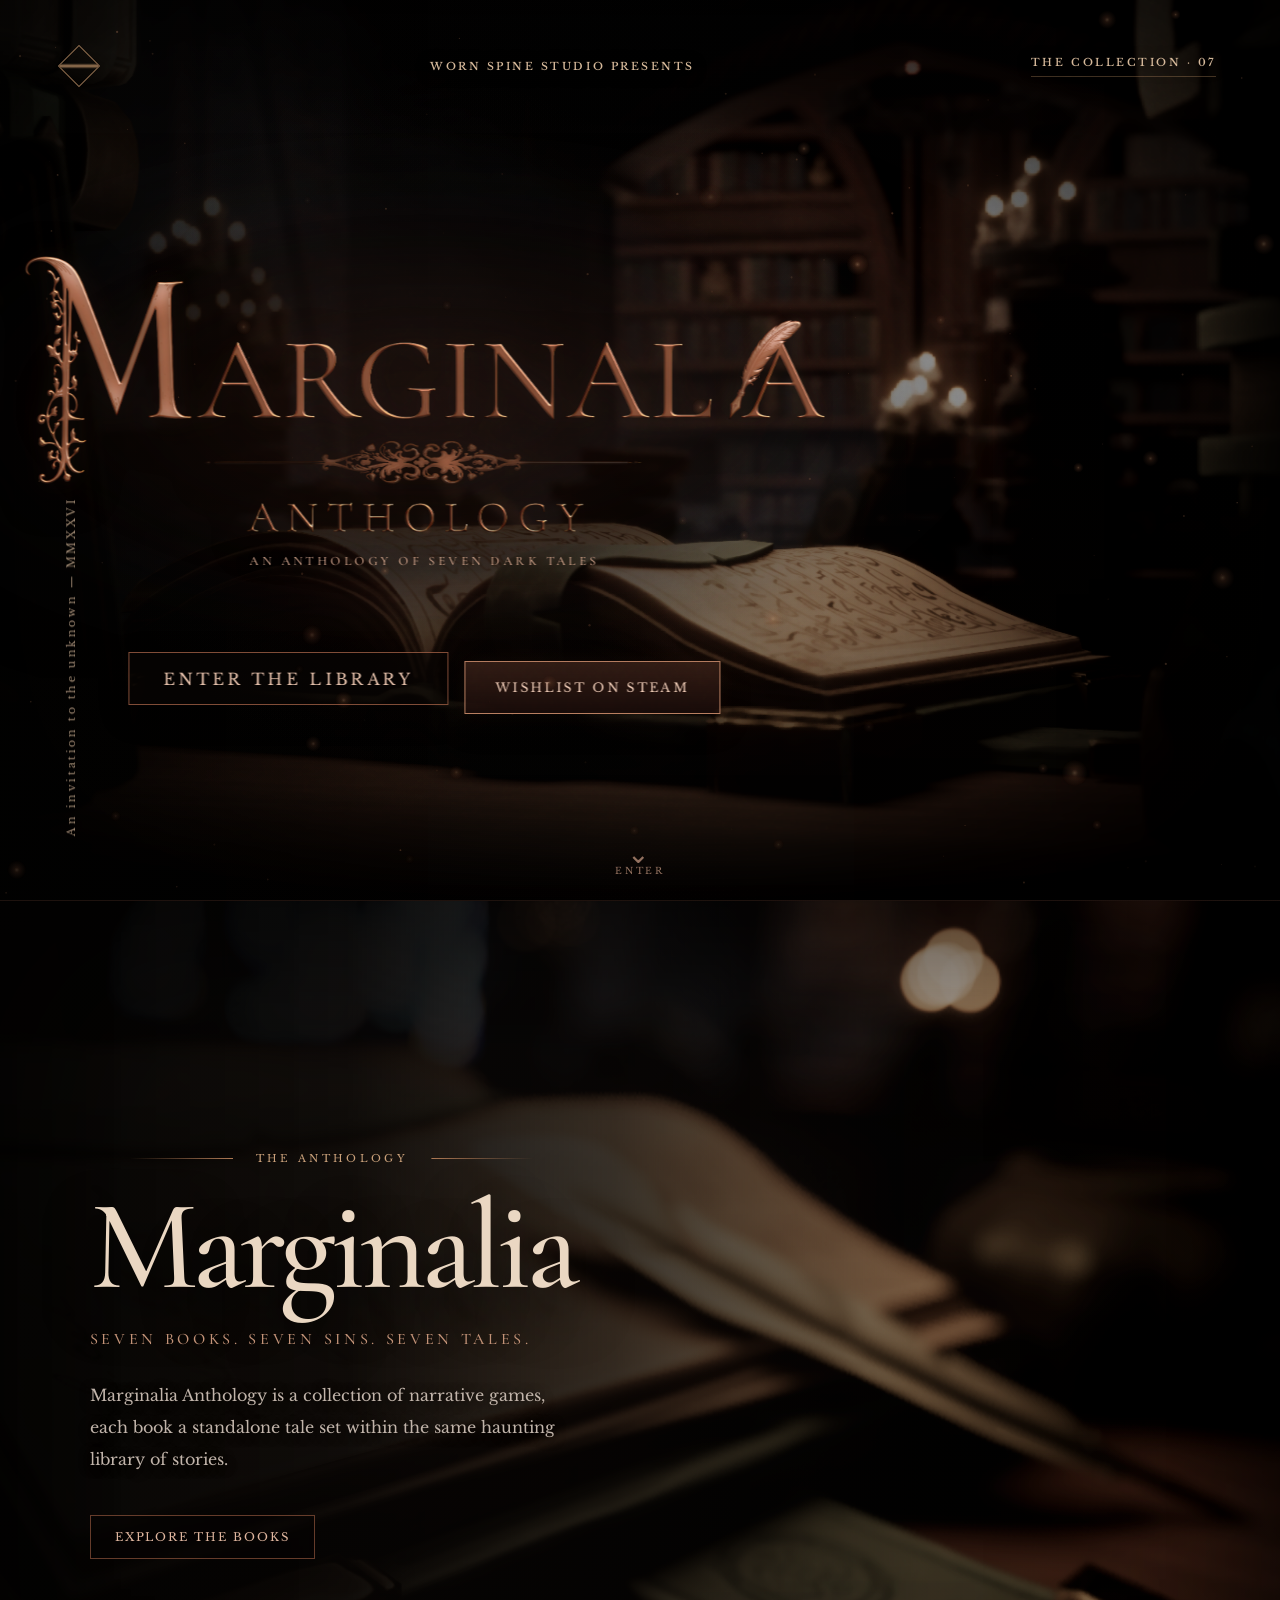
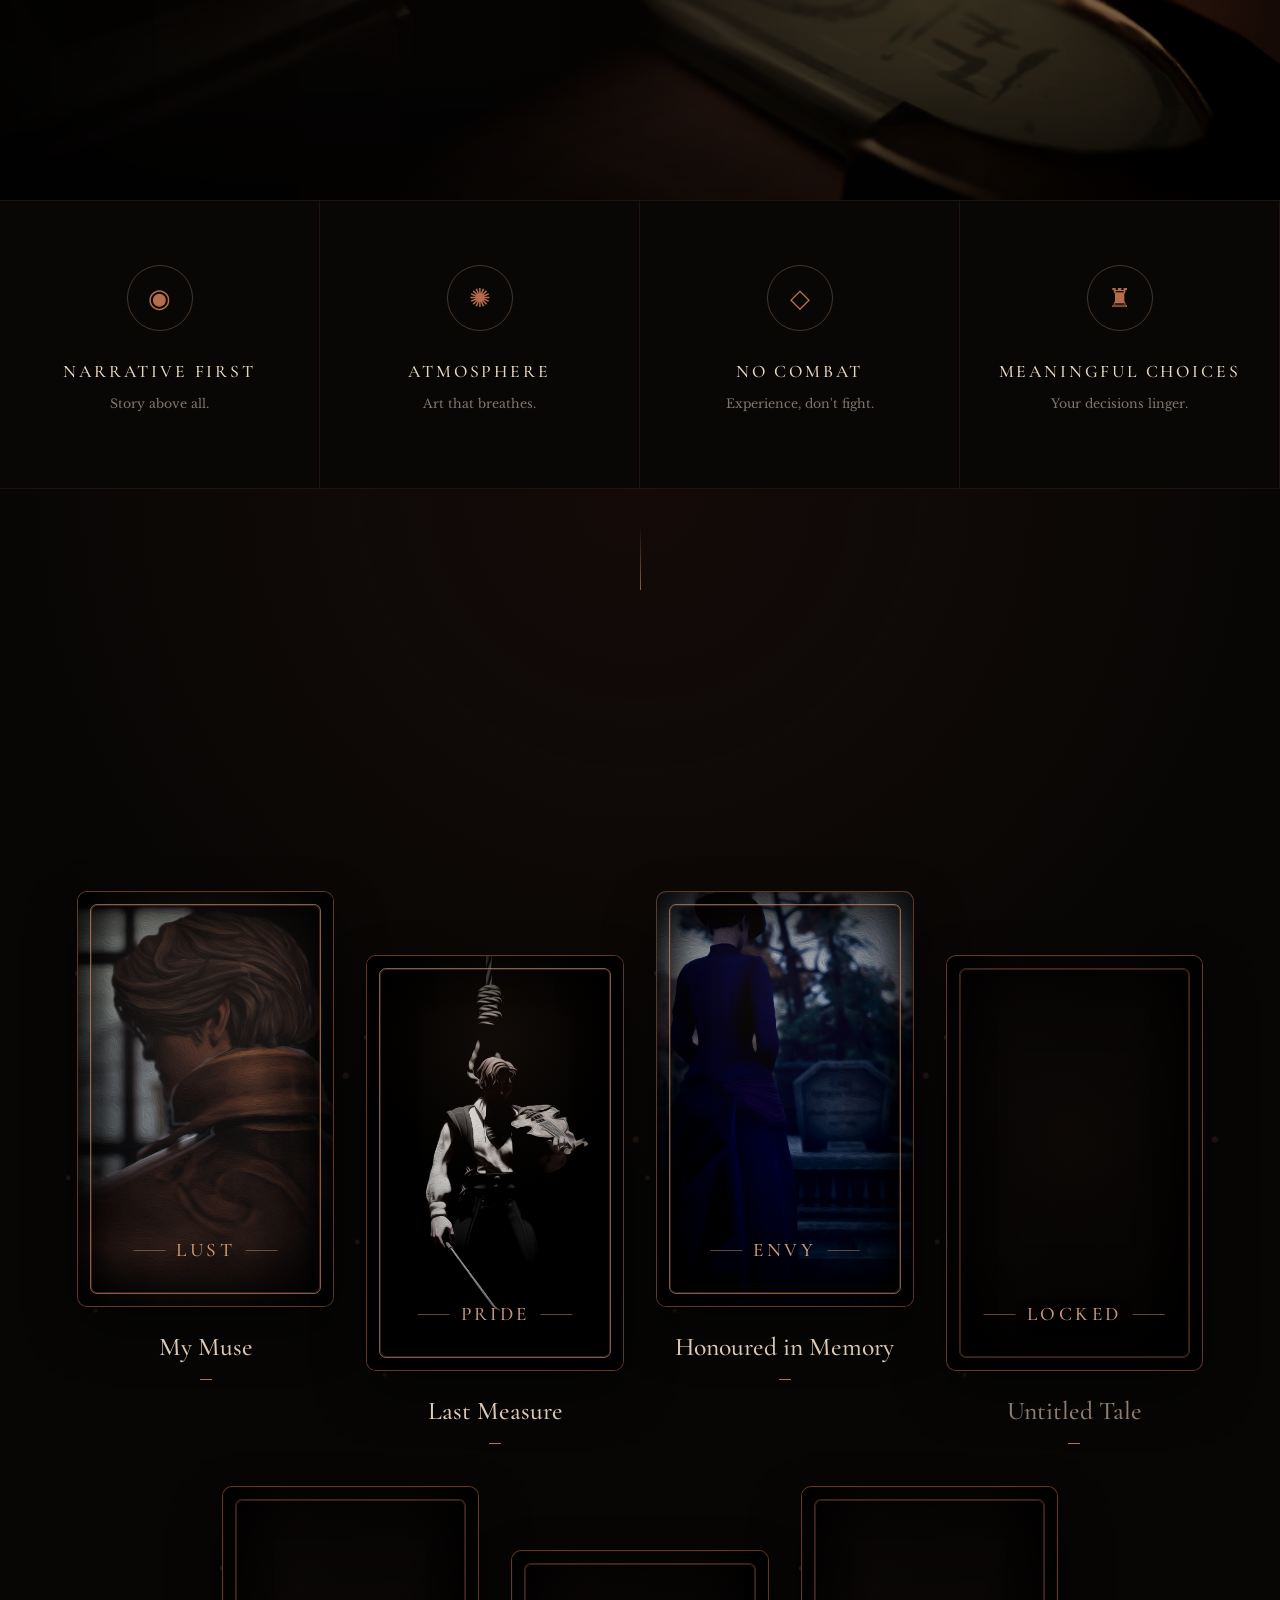
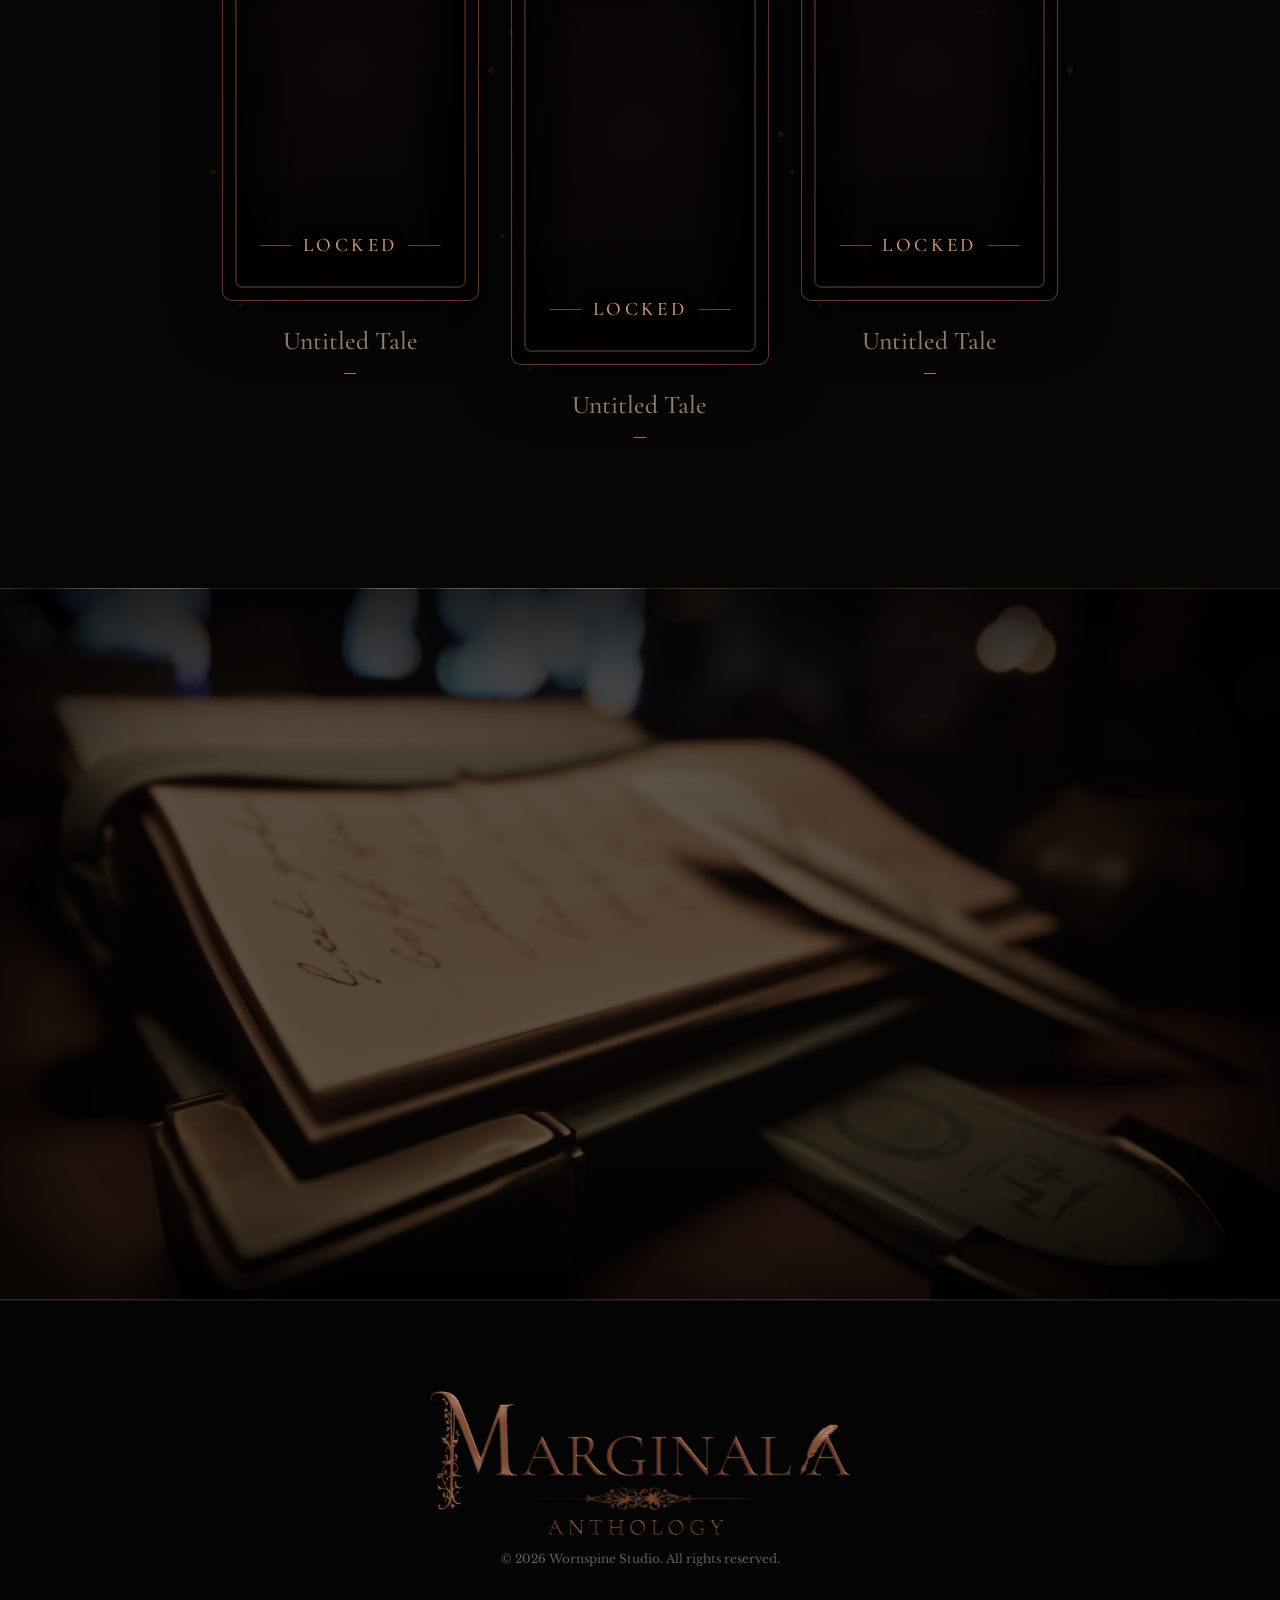
<file: index.html>
<!doctype html>
<html lang="en">
<head>
  <meta charset="utf-8">
  <meta name="viewport" content="width=device-width, initial-scale=1">
  <title>Marginalia Anthology</title>
  <meta name="description" content="Seven books. Seven sins. Seven tales. Enter the library of Marginalia Anthology.">
  <meta property="og:title" content="Marginalia Anthology">
  <meta property="og:description" content="Seven books. Seven sins. Seven tales.">
  <meta property="og:image" content="assets/hero-final.png">
  <link rel="icon" type="image/png" sizes="512x512" href="assets/favicon.png">
  <link rel="shortcut icon" type="image/png" href="assets/favicon.png">
  <link rel="apple-touch-icon" href="assets/favicon.png">
  <link rel="stylesheet" href="style.css">
  <link rel="stylesheet" href="gothic-card.css?v=20260805-5">
  <link rel="stylesheet" href="wishlist.css?v=20260807-1">
  <link rel="stylesheet" href="locked-cards.css?v=20260904-1">
  <link rel="stylesheet" href="cinematic-home.css?v=1">
</head>
<body>
  <canvas id="dust" aria-hidden="true"></canvas>
  <div class="grain" aria-hidden="true"></div>

  <main>
    <section class="entrance" id="home" aria-label="Marginalia Anthology entrance">
      <div class="entrance-bg" aria-hidden="true"></div>
      <div class="entrance-topline"><span>Worn Spine Studio presents</span><a href="#books" id="topExplore">The collection · 07</a></div>
      <span class="entrance-index" aria-hidden="true">An invitation to the unknown — MMXXVI</span>
      <div class="entrance-grade" aria-hidden="true"></div>
      <div class="entrance-vignette" aria-hidden="true"></div>

      <div class="entrance-content-shell">
        <div class="entrance-content">
          <div class="logo-mist">
            <img src="assets/marginalia-logo.png" alt="Marginalia Anthology" class="hero-logo">
            <p>An anthology of seven dark tales</p>
          </div>

          <div class="hero-actions">
            <button class="enter-button" id="enterLibrary" type="button">
              <span>Enter the Library</span>
            </button>
            <a class="wishlist-button" href="https://store.steampowered.com/app/4559530/Marginalia/" target="_blank" rel="noopener noreferrer" aria-label="Wishlist Marginalia on Steam">
              <span>Wishlist on Steam</span>
            </a>
          </div>
        </div>
      </div>

      <button class="scroll-cue" id="scrollCue" type="button" aria-label="Enter the library">
        <span>⌄</span>
        <small>Enter</small>
      </button>
    </section>

    <section class="marginalia split-section" id="marginalia">
      <div class="copy reveal">
        <p class="eyebrow chapter-rule">The anthology</p>
        <h1>Marginalia</h1>
        <p class="subhead">Seven books. Seven sins. Seven tales.</p>
        <p>Marginalia Anthology is a collection of narrative games, each book a standalone tale set within the same haunting library of stories.</p>
        <a class="outline-btn" href="#books">Explore the books</a>
      </div>

      <div class="art reveal">
        <img src="assets/marginalia.jpg" alt="A dark Marginalia book on a desk">
      </div>
    </section>

    <section class="values">
      <article><span>◉</span><h2>Narrative First</h2><p>Story above all.</p></article>
      <article><span>✺</span><h2>Atmosphere</h2><p>Art that breathes.</p></article>
      <article><span>◇</span><h2>No Combat</h2><p>Experience, don't fight.</p></article>
      <article><span>♜</span><h2>Meaningful Choices</h2><p>Your decisions linger.</p></article>
    </section>

    <section class="books" id="books">
      <div class="section-title reveal">
        <p class="eyebrow chapter-rule">The collection</p>
        <h2>Choose a tale</h2>
      </div>

      <div class="book-grid">
        <a class="book-card tale-card lust-card" href="lust.html" aria-label="Open My Muse">
          <div class="card-particles" aria-hidden="true"></div>
          <div class="cover cover-lust">
            <div class="cover-art" aria-hidden="true"></div>
            <div class="card-vignette" aria-hidden="true"></div>
            <span class="sin-label">LUST</span>
          </div>
          <h3>My Muse</h3>
        </a>

        <a class="book-card tale-card pride-card" href="pride.html" aria-label="Open Last Measure">
          <div class="card-particles" aria-hidden="true"></div>
          <div class="cover cover-pride">
            <div class="cover-art" aria-hidden="true"></div>
            <div class="card-vignette" aria-hidden="true"></div>
            <span class="sin-label">PRIDE</span>
          </div>
          <h3>Last Measure</h3>
        </a>

        <a class="book-card tale-card envy-card" href="envy.html" aria-label="Open Honoured in Memory">
          <div class="card-particles" aria-hidden="true"></div>
          <div class="cover cover-envy">
            <div class="cover-art" aria-hidden="true"></div>
            <div class="card-vignette" aria-hidden="true"></div>
            <span class="sin-label">ENVY</span>
          </div>
          <h3>Honoured in Memory</h3>
        </a>

        <div class="book-card tale-card locked-card" aria-label="Locked tale">
          <div class="card-particles" aria-hidden="true"></div>
          <div class="cover">
            <div class="card-vignette" aria-hidden="true"></div>
            <span class="lock-mark" aria-hidden="true"></span>
            <span class="sin-label">LOCKED</span>
          </div>
          <h3>Untitled Tale</h3>
        </div>

        <div class="book-card tale-card locked-card" aria-label="Locked tale">
          <div class="card-particles" aria-hidden="true"></div>
          <div class="cover">
            <div class="card-vignette" aria-hidden="true"></div>
            <span class="lock-mark" aria-hidden="true"></span>
            <span class="sin-label">LOCKED</span>
          </div>
          <h3>Untitled Tale</h3>
        </div>

        <div class="book-card tale-card locked-card" aria-label="Locked tale">
          <div class="card-particles" aria-hidden="true"></div>
          <div class="cover">
            <div class="card-vignette" aria-hidden="true"></div>
            <span class="lock-mark" aria-hidden="true"></span>
            <span class="sin-label">LOCKED</span>
          </div>
          <h3>Untitled Tale</h3>
        </div>

        <div class="book-card tale-card locked-card" aria-label="Locked tale">
          <div class="card-particles" aria-hidden="true"></div>
          <div class="cover">
            <div class="card-vignette" aria-hidden="true"></div>
            <span class="lock-mark" aria-hidden="true"></span>
            <span class="sin-label">LOCKED</span>
          </div>
          <h3>Untitled Tale</h3>
        </div>
      </div>
    </section>
    <section class="editorial-interlude" aria-label="Discover Marginalia">
      <div class="interlude-content reveal">
        <div class="ornament" aria-hidden="true">✥</div>
        <p class="eyebrow">Beyond the last page</p>
        <h2>Some stories are not meant to be read.<br>They are meant to be lived.</h2>
        <p>Seven doors. Seven human frailties. One library where every choice leaves its mark.</p>
        <a href="https://store.steampowered.com/app/4559530/Marginalia/" target="_blank" rel="noopener noreferrer">Discover Marginalia on Steam</a>
      </div>
    </section>
  </main>

  <footer>
    <img src="assets/marginalia-logo.png" alt="Marginalia Anthology" class="footer-logo">
    <p>© 2026 Wornspine Studio. All rights reserved.</p>
  </footer>

  <script src="script.js"></script>
  <script src="cinematic-home.js"></script>
</body>
</html>
</file>
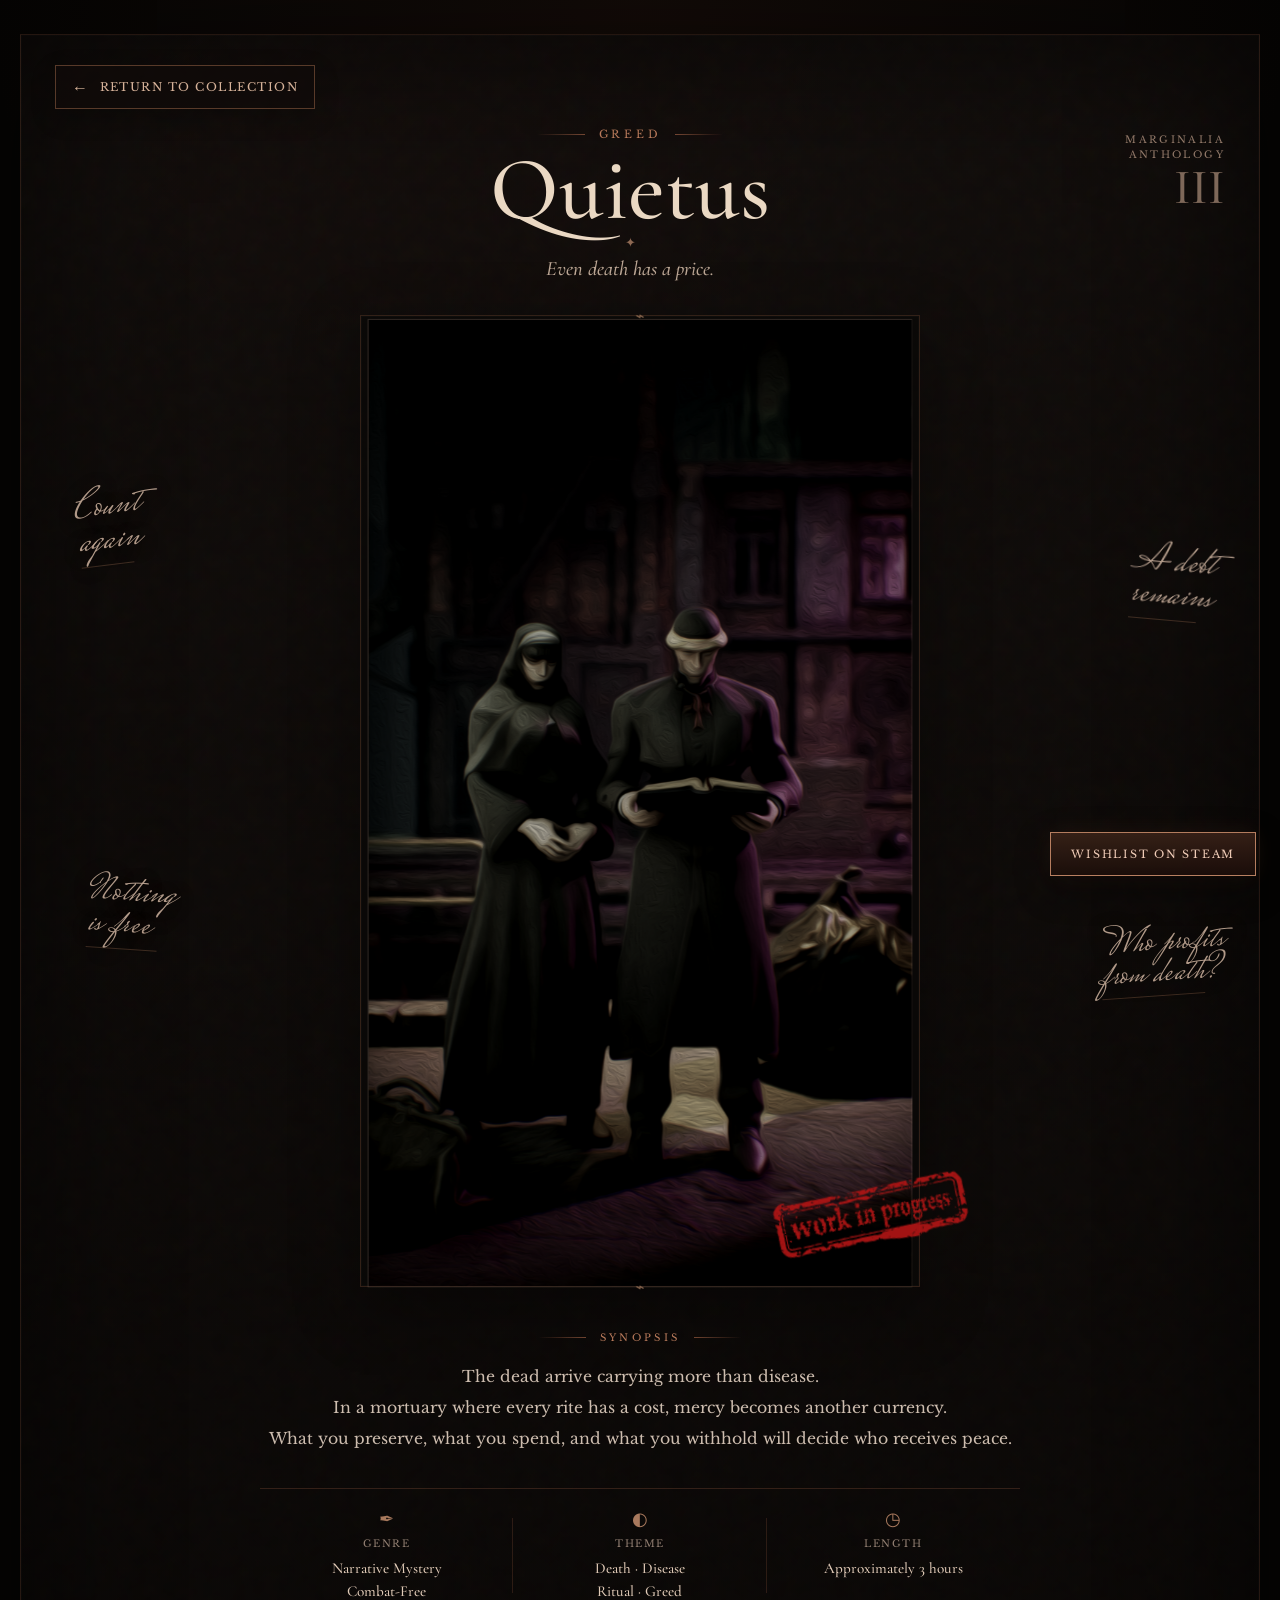
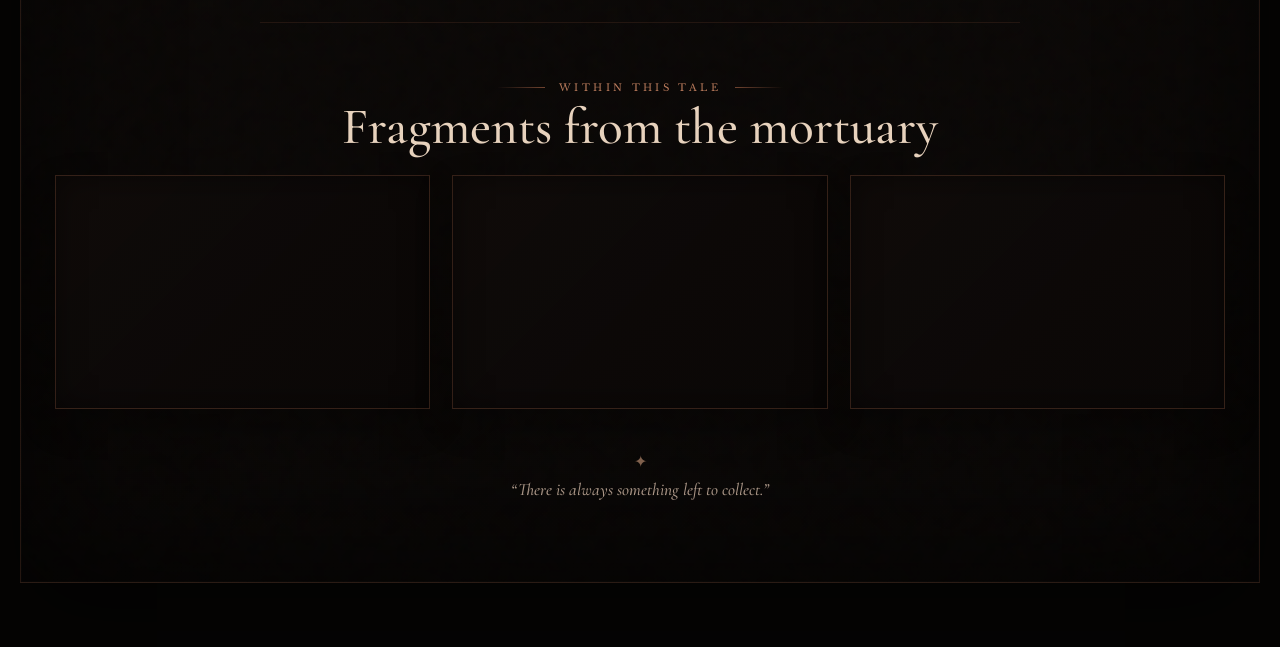
<file: greed.html>
<!doctype html>
<html lang="en">
<head>
  <meta charset="utf-8">
  <meta name="viewport" content="width=device-width, initial-scale=1">
  <title>Quietus — Marginalia Anthology</title>
  <meta name="description" content="Enter Quietus, the tale of Greed from Marginalia Anthology.">
  <link rel="icon" type="image/png" sizes="512x512" href="assets/favicon.png">
  <link rel="shortcut icon" type="image/png" href="assets/favicon.png">
  <link rel="apple-touch-icon" href="assets/favicon.png">
  <link rel="preconnect" href="https://fonts.googleapis.com">
  <link rel="preconnect" href="https://fonts.gstatic.com" crossorigin>
  <link href="https://fonts.googleapis.com/css2?family=Mrs+Saint+Delafield&display=swap" rel="stylesheet">
  <link rel="stylesheet" href="tale-page.css?v=20260806-1">
  <link rel="stylesheet" href="pride-facts.css?v=20260806-3">
  <link rel="stylesheet" href="tale-variants.css?v=20260807-1">
  <link rel="stylesheet" href="wishlist.css?v=20260807-2">
  <link rel="stylesheet" href="tale-interaction.css?v=20260809-1">
</head>
<body class="tale-body greed-body">
  <main class="tale-page"><div class="paper-shell">
    <a class="return-button" href="index.html#books"><span aria-hidden="true">←</span> Return to Collection</a>
    <header class="folio-header"><div class="title-block"><p class="ornament-label"><span></span> Greed <span></span></p><h1>Quietus</h1><div class="title-flourish" aria-hidden="true">✦</div><p class="title-tagline">Even death has a price.</p></div><div class="folio-side folio-right" aria-hidden="true"><span class="folio-small">Marginalia<br>Anthology</span><span class="folio-monogram">III</span></div></header>
    <section class="illustration-layout" aria-label="Quietus illustration and marginal notes">
      <aside class="margin-column margin-left" aria-label="Left marginal notes"><p class="margin-note note-one">Count<br>again</p><p class="margin-note note-two">Nothing<br>is free</p></aside>
      <figure class="tale-plate"><div class="plate-ornament plate-ornament-top" aria-hidden="true">⌁</div><div class="plate-image" role="img" aria-label="Quietus artwork"></div><img class="wip-stamp" src="assets/WIP.png" alt="Work in progress"><div class="plate-ornament plate-ornament-bottom" aria-hidden="true">⌁</div></figure>
      <aside class="margin-column margin-right" aria-label="Right marginal notes"><p class="margin-note note-three">A debt<br>remains</p><p class="margin-note note-four">Who profits<br>from death?</p></aside>
    </section>
    <section class="synopsis-section"><p class="ornament-label section-label"><span></span> Synopsis <span></span></p><p class="synopsis-copy">The dead arrive carrying more than disease.<br>In a mortuary where every rite has a cost, mercy becomes another currency.<br>What you preserve, what you spend, and what you withhold will decide who receives peace.</p></section>
    <section class="tale-facts" aria-label="Tale details"><article><span class="fact-icon">✒</span><small>Genre</small><strong>Narrative Mystery<br>Combat-Free</strong></article><article><span class="fact-icon">◐</span><small>Theme</small><strong>Death · Disease<br>Ritual · Greed</strong></article><article><span class="fact-icon">◷</span><small>Length</small><strong>Approximately 3 hours</strong></article></section>
    <section class="gallery-section" aria-labelledby="gallery-title"><div class="gallery-heading"><p class="ornament-label section-label"><span></span> Within this tale <span></span></p><h2 id="gallery-title">Fragments from the mortuary</h2></div><div class="gallery-grid"><article class="gallery-item"><div class="gallery-placeholder" aria-hidden="true"></div></article><article class="gallery-item"><div class="gallery-placeholder" aria-hidden="true"></div></article><article class="gallery-item"><div class="gallery-placeholder" aria-hidden="true"></div></article></div></section>
    <footer class="folio-quote"><div class="quote-flourish" aria-hidden="true">✦</div><blockquote>“There is always something left to collect.”</blockquote></footer>
  </div></main>
  <a class="wishlist-button tale-wishlist" href="https://store.steampowered.com/app/4559530/Marginalia/" target="_blank" rel="noopener noreferrer" aria-label="Wishlist Marginalia on Steam">Wishlist on Steam</a>
  <script src="tale-interaction.js?v=20260809-1"></script>
</body>
</html>
</file>
<file: style.css>
@import url('https://fonts.googleapis.com/css2?family=Cormorant+Garamond:wght@400;500;600&family=Libre+Baskerville:wght@400;700&display=swap');

:root {
  --ink: #080706;
  --paper: #e8d8c3;
  --muted: #b7a18d;
  --bronze: #b56c4d;
  --bronze-bright: #df9b77;
  --bronze-dark: #54291f;
}

* { box-sizing: border-box; }
html { scroll-behavior: smooth; background: var(--ink); }
body { margin: 0; overflow-x: hidden; background: var(--ink); color: var(--paper); font-family: 'Libre Baskerville', serif; }
button, a { font: inherit; }

#dust { position: fixed; inset: 0; z-index: 8; width: 100%; height: 100%; pointer-events: none; opacity: .88; }
.grain { position: fixed; inset: 0; z-index: 9; pointer-events: none; opacity: .05; mix-blend-mode: soft-light; background-image: url("data:image/svg+xml,%3Csvg viewBox='0 0 180 180' xmlns='http://www.w3.org/2000/svg'%3E%3Cfilter id='n'%3E%3CfeTurbulence type='fractalNoise' baseFrequency='.85' numOctaves='4' stitchTiles='stitch'/%3E%3C/filter%3E%3Crect width='100%25' height='100%25' filter='url(%23n)' opacity='.75'/%3E%3C/svg%3E"); }

.entrance { position: relative; isolation: isolate; display: grid; min-height: 100svh; place-items: center; overflow: hidden; --bg-x: 0px; --bg-y: 0px; --content-x: 0px; --content-y: 0px; --hero-scale: 1.085; }
.entrance-bg { position: absolute; inset: -6%; z-index: -4; background: url('assets/hero-final.png') center / cover no-repeat; transform: translate3d(var(--bg-x), var(--bg-y), 0) scale(var(--hero-scale)); will-change: transform; transition: transform .95s cubic-bezier(.18,.78,.2,1); }
.entrance-grade { position: absolute; inset: 0; z-index: -3; background: radial-gradient(circle at 33% 47%, rgba(128,55,35,.08), transparent 36%), linear-gradient(180deg, rgba(3,2,2,.48) 0%, rgba(5,3,3,.06) 40%, rgba(5,3,2,.56) 100%), linear-gradient(90deg, rgba(4,3,3,.56) 0%, rgba(5,3,2,.10) 62%, rgba(3,3,3,.42) 100%); }
.entrance-vignette { position: absolute; inset: 0; z-index: -2; box-shadow: inset 0 0 250px 75px rgba(0,0,0,.74), inset 0 -130px 160px rgba(0,0,0,.38); }
.entrance-content-shell { width: min(980px, 91vw); transform: translate3d(calc(-22% + var(--content-x)), var(--content-y), 0); will-change: transform; }
.entrance-content { text-align: center; opacity: 0; animation: arrive 1.7s .22s forwards cubic-bezier(.2,.8,.2,1); }
.logo-mist { position: relative; isolation: isolate; padding: clamp(42px,5.5vw,78px) clamp(42px,7vw,92px) clamp(34px,4.4vw,58px); }
.logo-mist::before { content: ""; position: absolute; inset: -12% -8%; z-index: -2; background: radial-gradient(ellipse at center, rgba(7,4,3,.73) 0%, rgba(8,5,4,.62) 38%, rgba(8,5,4,.40) 57%, rgba(7,4,3,.16) 72%, transparent 88%); filter: blur(18px); -webkit-mask-image: radial-gradient(ellipse at center,#000 42%,rgba(0,0,0,.72) 63%,transparent 88%); mask-image: radial-gradient(ellipse at center,#000 42%,rgba(0,0,0,.72) 63%,transparent 88%); }
.logo-mist::after { content: ""; position: absolute; inset: 9% 8%; z-index: -1; background: radial-gradient(ellipse at center, rgba(156,76,49,.11), transparent 70%); filter: blur(22px); }
.hero-logo { display: block; width: 100%; height: auto; filter: drop-shadow(0 10px 20px rgba(0,0,0,.68)) drop-shadow(0 0 11px rgba(181,108,77,.10)); }
.logo-mist p { margin: 21px 0 0; color: #d0a38b; text-transform: uppercase; letter-spacing: .34em; font: 500 clamp(.72rem,1vw,.94rem) Cormorant Garamond, serif; text-shadow: 0 2px 15px rgba(0,0,0,.95); }
.enter-button { position: relative; margin-top: 18px; padding: 15px 34px; overflow: hidden; border: 1px solid rgba(181,108,77,.70); background: rgba(9,5,4,.64); box-shadow: 0 10px 30px rgba(0,0,0,.28); color: #e5c0aa; text-transform: uppercase; letter-spacing: .21em; cursor: pointer; transition: transform .35s ease,color .35s ease,border-color .35s ease,box-shadow .35s ease; backdrop-filter: blur(5px); }
.enter-button::before { content: ""; position: absolute; inset: 0; background: linear-gradient(110deg,transparent 28%,rgba(255,214,188,.10) 48%,transparent 68%); transform: translateX(-130%); transition: transform .85s ease; }
.enter-button:hover { transform: translateY(-2px); color: #ffe2d2; border-color: var(--bronze-bright); box-shadow: 0 0 30px rgba(181,108,77,.26); }
.enter-button:hover::before { transform: translateX(130%); }
.scroll-cue { position: absolute; bottom: 22px; left: 50%; display: flex; flex-direction: column; align-items: center; transform: translateX(-50%); border: 0; background: none; color: #c99b83; text-transform: uppercase; letter-spacing: .18em; cursor: pointer; opacity: .72; animation: bob 2.2s infinite; }
.scroll-cue span { font-size: 1.7rem; line-height: .8; }
.scroll-cue small { font-size: .58rem; }
.entrance.leaving { --hero-scale: 1.125; }
.entrance.leaving .entrance-content { animation: leave .82s forwards; }

.split-section { position: relative; isolation: isolate; display: grid; grid-template-columns: 1fr 1fr; min-height: 92vh; overflow: hidden; border-top: 1px solid rgba(181,108,77,.14); background: linear-gradient(90deg, rgba(5,4,3,.98) 0%, rgba(6,4,3,.94) 27%, rgba(6,4,3,.72) 48%, rgba(5,4,3,.22) 72%, rgba(5,4,3,.10) 100%), linear-gradient(180deg, rgba(0,0,0,.12), rgba(0,0,0,.34)), url('assets/background_second.png') center right / cover no-repeat; }
.split-section::after { content: ""; position: absolute; inset: 0; z-index: -1; pointer-events: none; box-shadow: inset 0 0 180px 45px rgba(0,0,0,.55), inset 0 -90px 110px rgba(0,0,0,.28); }
.copy { position: relative; z-index: 1; align-self: center; padding: clamp(70px,9vw,150px) clamp(40px,7vw,120px); }
.eyebrow { color: #b97b5e; text-transform: uppercase; letter-spacing: .34em; font-size: .72rem; }
.copy h1, .section-title h2 { margin: .2em 0; color: #ead7c2; font: 500 clamp(4.2rem,8vw,7.8rem)/.88 Cormorant Garamond, serif; }
.subhead { color: #c39378; text-transform: uppercase; letter-spacing: .23em; font: 500 1rem Cormorant Garamond, serif; }
.copy p:not(.eyebrow):not(.subhead) { max-width: 680px; color: #c1b4aa; line-height: 1.9; text-shadow: 0 2px 12px rgba(0,0,0,.85); }
.outline-btn { display: inline-block; margin-top: 24px; padding: 14px 24px; border: 1px solid rgba(181,108,77,.55); color: #e0b69f; text-decoration: none; text-transform: uppercase; letter-spacing: .17em; font-size: .72rem; transition: .3s; background: rgba(8,5,4,.34); backdrop-filter: blur(3px); }
.outline-btn:hover { transform: translateY(-2px); border-color: #cf8563; background: rgba(181,108,77,.12); }
.art { min-height: 650px; }
.art img { display: none; }

.values { display: grid; grid-template-columns: repeat(4,1fr); border-top: 1px solid rgba(181,108,77,.12); border-bottom: 1px solid rgba(181,108,77,.12); background: #090706; }
.values article { padding: 38px 24px; text-align: center; border-right: 1px solid rgba(181,108,77,.12); }
.values span { color: #b56c4d; font-size: 1.5rem; }
.values h2 { font: 500 1.1rem Cormorant Garamond, serif; text-transform: uppercase; letter-spacing: .16em; }
.values p { color: #80756e; font-size: .78rem; }

.books { padding: 110px 6vw 140px; background: radial-gradient(circle at center top,rgba(115,46,31,.12),transparent 38%),#070605; }
.section-title { margin-bottom: 60px; text-align: center; }
.section-title h2 { font-size: clamp(3.4rem,6vw,6rem); }
.book-grid { display: grid; grid-template-columns: repeat(4,minmax(0,1fr)); gap: 28px; max-width: 1500px; margin: auto; }
.book-card { cursor: pointer; transition: .45s cubic-bezier(.2,.8,.2,1); }
.book-card:hover { transform: translateY(-10px); }
.cover { position: relative; display: grid; place-items: end center; aspect-ratio: .62; padding: 24px; overflow: hidden; border: 1px solid rgba(181,108,77,.2); background: linear-gradient(145deg,#18100e,#060504); box-shadow: 0 24px 55px rgba(0,0,0,.3); }
.cover::after { content: ""; position: absolute; inset: 0; border: 1px solid transparent; box-shadow: inset 0 0 0 0 rgba(181,108,77,0); transition: .45s; }
.book-card:hover .cover::after { border-color: rgba(223,155,119,.72); box-shadow: inset 0 0 40px rgba(181,108,77,.12),0 0 26px rgba(181,108,77,.18); }
.cover span { z-index: 1; color: #96705f; letter-spacing: .22em; font: 500 1.4rem Cormorant Garamond, serif; transition: .4s; }
.book-card:hover .cover span { color: #e2a988; text-shadow: 0 0 16px rgba(181,108,77,.55); }
.cover-pride { background: none; }
.cover-envy { background: linear-gradient(rgba(6,3,3,.55),rgba(4,3,3,.84)),url('assets/marginalia.jpg') center/cover; }
.cover-greed { background: linear-gradient(rgba(6,3,3,.55),rgba(4,3,3,.84)),url('assets/newsletter.jpg') center/cover; }
.cover-lust { background: linear-gradient(rgba(6,3,3,.48),rgba(4,3,3,.84)),url('assets/muse.jpg') center/cover; }
.book-card h3 { margin: 16px 0 0; color: #d7c1af; text-align: center; font: 500 1.45rem Cormorant Garamond, serif; }

.tale-card .cover { padding: 0; border-radius: 10px; background: #070605; box-shadow: 0 22px 50px rgba(0,0,0,.42), inset 0 0 0 1px rgba(181,108,77,.08); transition: transform .45s cubic-bezier(.2,.8,.2,1), box-shadow .45s ease, border-color .45s ease; }
.tale-card .cover-art { position: absolute; inset: 0; background: linear-gradient(180deg,rgba(4,3,3,.18) 0%,rgba(4,3,3,.05) 30%,rgba(4,3,3,.38) 100%), url('assets/pride_card.png') center 24% / cover no-repeat; filter: saturate(.82) contrast(1.03) brightness(.9); transform: scale(1.01); transition: transform .55s ease, filter .55s ease; }
.tale-card .cover::before { content: ""; position: absolute; inset: 0; z-index: 2; pointer-events: none; border-radius: 10px; box-shadow: inset 0 0 0 1px rgba(223,155,119,.14), 0 0 0 1px rgba(181,108,77,.08); }
.tale-card .cover::after { content: ""; position: absolute; inset: 12px; z-index: 3; pointer-events: none; border: 1px solid rgba(201,142,107,.66); border-radius: 7px; box-shadow: inset 0 0 0 1px rgba(92,52,35,.58), inset 0 0 34px rgba(0,0,0,.34); transition: border-color .4s ease, box-shadow .4s ease; }
.tale-card .sin-label { position: absolute; left: 50%; bottom: 11%; z-index: 4; transform: translateX(-50%); color: #c99773; font: 500 clamp(1.2rem,1.5vw,1.75rem) Cormorant Garamond, serif; letter-spacing: .18em; text-transform: uppercase; text-shadow: 0 2px 14px rgba(0,0,0,.9); }
.tale-card .sin-label::before, .tale-card .sin-label::after { content: ""; position: absolute; top: 50%; width: 32px; height: 1px; background: rgba(201,142,107,.45); }
.tale-card .sin-label::before { right: calc(100% + 11px); }
.tale-card .sin-label::after { left: calc(100% + 11px); }
.tale-card:hover .cover { border-color: rgba(223,155,119,.52); box-shadow: 0 26px 60px rgba(0,0,0,.52), 0 0 24px rgba(181,108,77,.18), 0 0 60px rgba(181,108,77,.10), inset 0 0 0 1px rgba(223,155,119,.12); }
.tale-card:hover .cover-art { transform: scale(1.045); filter: saturate(.9) contrast(1.07) brightness(.98); }
.tale-card:hover .cover::after { border-color: rgba(223,155,119,.86); box-shadow: inset 0 0 0 1px rgba(120,67,45,.68), inset 0 0 42px rgba(181,108,77,.08), 0 0 24px rgba(181,108,77,.12); }
.tale-card:hover h3 { color: #f1dfcf; text-shadow: 0 0 18px rgba(181,108,77,.12); }

footer { padding: 58px 6vw; border-top: 1px solid rgba(181,108,77,.14); background: #050404; text-align: center; }
.footer-logo { width: min(420px,78vw); opacity: .8; }
footer p { color: #665b55; font-size: .75rem; }
.reveal { opacity: 0; transform: translateY(28px); transition: opacity .9s ease,transform .9s ease; }
.reveal.visible { opacity: 1; transform: none; }

@keyframes arrive { from { opacity: 0; transform: translateY(20px) scale(.985); } to { opacity: 1; transform: none; } }
@keyframes leave { to { opacity: 0; transform: translateY(-20px) scale(.98); } }
@keyframes bob { 0%,100% { transform: translate(-50%,0); } 50% { transform: translate(-50%,8px); } }

@media (max-width: 1050px) { .entrance-content-shell { width: min(900px,94vw); transform: translate3d(var(--content-x),var(--content-y),0); } }
@media (max-width: 900px) { .split-section { grid-template-columns: 1fr; min-height: 86vh; background-position: 62% center; } .art { display: none; } .copy { max-width: 720px; } .values { grid-template-columns: 1fr 1fr; } .book-grid { grid-template-columns: 1fr 1fr; } .logo-mist p { letter-spacing: .19em; } }
@media (max-width: 560px) { .entrance-bg { background-position: 58% center; } .entrance-content-shell { width: 97vw; } .entrance-content { margin-top: 7vh; } .logo-mist { padding: 38px 14px 28px; } .split-section { background-position: 68% center; background-image: linear-gradient(90deg,rgba(5,4,3,.97) 0%,rgba(5,4,3,.86) 64%,rgba(5,4,3,.48) 100%),linear-gradient(180deg,rgba(0,0,0,.12),rgba(0,0,0,.42)),url('assets/background_second.png'); } .values,.book-grid { grid-template-columns: 1fr; } .copy { padding: 70px 26px; } .copy h1 { font-size: 4rem; } .tale-card .cover::after { inset: 10px; } .tale-card .sin-label { bottom: 10%; font-size: 1.45rem; } }
@media (prefers-reduced-motion: reduce) { * { scroll-behavior: auto !important; animation: none !important; transition: none !important; } }
</file>
<file: gothic-card.css>
.tale-card{position:relative;isolation:isolate;padding-bottom:10px;text-decoration:none;color:inherit;outline:none}.tale-card:visited{color:inherit}.tale-card:focus-visible{outline:1px solid rgba(223,155,119,.78);outline-offset:8px;border-radius:12px}.tale-card .cover{overflow:hidden!important;border:1px solid rgba(181,108,77,.5)!important;border-radius:10px!important;background:#070605!important;box-shadow:0 22px 52px rgba(0,0,0,.48)!important;transition:border-color .45s ease,box-shadow .45s ease,transform .45s ease}.tale-card .cover-art{position:absolute;inset:0;filter:grayscale(.78) sepia(.16) saturate(.72) contrast(1.23) brightness(.76);transform:scale(1.01);transition:transform .55s ease,filter .55s ease;z-index:1}.pride-card .cover-art{background:linear-gradient(180deg,rgba(4,3,3,.08) 0%,rgba(4,3,3,.01) 36%,rgba(4,3,3,.24) 100%),url('assets/pride_card.png') center 24%/cover no-repeat}.envy-card .cover-art{background:linear-gradient(180deg,rgba(4,3,3,.08) 0%,rgba(4,3,3,.01) 36%,rgba(4,3,3,.24) 100%),url('assets/envy_card.png') center 24%/cover no-repeat}.greed-card .cover-art{background:linear-gradient(180deg,rgba(4,3,3,.08) 0%,rgba(4,3,3,.01) 36%,rgba(4,3,3,.24) 100%),url('assets/greed_card.png') center 24%/cover no-repeat}.lust-card .cover-art{background:linear-gradient(180deg,rgba(4,3,3,.08) 0%,rgba(4,3,3,.01) 36%,rgba(4,3,3,.24) 100%),url('assets/lust_card.png') center 24%/cover no-repeat}.tale-card .card-vignette{position:absolute;inset:0;z-index:3;pointer-events:none;background:radial-gradient(circle at 50% 20%,rgba(164,111,81,.1) 0%,rgba(164,111,81,.04) 24%,transparent 45%),linear-gradient(90deg,rgba(0,0,0,.74) 0%,rgba(0,0,0,.26) 14%,transparent 31%,transparent 69%,rgba(0,0,0,.26) 86%,rgba(0,0,0,.74) 100%),linear-gradient(180deg,rgba(0,0,0,.66) 0%,rgba(0,0,0,.14) 14%,transparent 30%,transparent 69%,rgba(0,0,0,.2) 86%,rgba(0,0,0,.7) 100%);box-shadow:inset 0 0 50px rgba(0,0,0,.48);transition:box-shadow .45s ease,background .45s ease}.tale-card .card-vignette:after{content:"";position:absolute;inset:-18%;opacity:0;transform:scale(.94);background:radial-gradient(circle at 72% 20%,rgba(223,155,119,.3) 0%,rgba(181,108,77,.14) 18%,rgba(181,108,77,.05) 32%,transparent 50%);mix-blend-mode:screen;filter:blur(2px);transition:opacity .35s ease,transform .55s ease}.tale-card .sin-label{position:absolute;left:50%;bottom:10.5%;z-index:6;transform:translateX(-50%);color:#c99773;font:500 clamp(1.2rem,1.5vw,1.75rem) Cormorant Garamond,serif;letter-spacing:.18em;text-transform:uppercase;text-shadow:0 2px 14px rgba(0,0,0,.92);white-space:nowrap}.tale-card .sin-label:before,.tale-card .sin-label:after{content:"";position:absolute;top:50%;width:32px;height:1px;background:rgba(201,142,107,.48)}.tale-card .sin-label:before{right:calc(100% + 11px)}.tale-card .sin-label:after{left:calc(100% + 11px)}.tale-card h3{position:relative;z-index:7;margin:24px 0 0!important;color:#dbc8b6!important;text-decoration:none!important}.tale-card .card-particles{position:absolute;inset:-30px -24px 18px;z-index:-1;pointer-events:none;opacity:.18;transition:opacity .45s ease,transform .45s ease;background-image:radial-gradient(circle at 8% 22%,rgba(232,145,87,.9) 0 2px,transparent 3px),radial-gradient(circle at 90% 14%,rgba(232,145,87,.8) 0 1.5px,transparent 3px),radial-gradient(circle at 96% 42%,rgba(232,145,87,.7) 0 2px,transparent 4px),radial-gradient(circle at 5% 62%,rgba(232,145,87,.72) 0 1.5px,transparent 3px),radial-gradient(circle at 88% 78%,rgba(232,145,87,.65) 0 2px,transparent 4px),radial-gradient(circle at 14% 88%,rgba(232,145,87,.6) 0 1px,transparent 3px);filter:drop-shadow(0 0 8px rgba(181,108,77,.7))}.tale-card:hover .cover{border-color:rgba(223,155,119,.95)!important;box-shadow:0 26px 60px rgba(0,0,0,.54),0 0 18px rgba(181,108,77,.34),0 0 42px rgba(181,108,77,.12)!important}.tale-card:hover .cover-art{transform:scale(1.045);filter:grayscale(.64) sepia(.18) saturate(.78) contrast(1.28) brightness(.82)}.tale-card:hover .card-vignette{background:radial-gradient(circle at 50% 20%,rgba(183,120,85,.14) 0%,rgba(181,108,77,.06) 24%,transparent 44%),linear-gradient(90deg,rgba(0,0,0,.66) 0%,rgba(0,0,0,.21) 12%,transparent 29%,transparent 71%,rgba(0,0,0,.21) 88%,rgba(0,0,0,.66) 100%),linear-gradient(180deg,rgba(0,0,0,.57) 0%,rgba(0,0,0,.1) 13%,transparent 28%,transparent 70%,rgba(0,0,0,.15) 87%,rgba(0,0,0,.63) 100%);box-shadow:inset 0 0 56px rgba(0,0,0,.4),0 0 20px rgba(181,108,77,.14)}.tale-card:hover .card-vignette:after{opacity:1;transform:scale(1);animation:bronzeLightPulse 2.25s ease-in-out infinite}.tale-card:hover .card-particles{opacity:.85;transform:scale(1.03)}@keyframes bronzeLightPulse{0%,100%{opacity:.68;transform:scale(.98)}50%{opacity:.95;transform:scale(1.045)}}@media(max-width:560px){.tale-card h3{margin-top:22px!important}.tale-card .card-particles{inset:-20px -14px 16px}.tale-card .card-vignette{box-shadow:inset 0 0 36px rgba(0,0,0,.45)}.tale-card .card-vignette:after{inset:-10%;background:radial-gradient(circle at 72% 20%,rgba(223,155,119,.24) 0%,rgba(181,108,77,.1) 20%,rgba(181,108,77,.04) 34%,transparent 52%)}}@media(prefers-reduced-motion:reduce){.tale-card:hover .card-vignette:after{animation:none}}
</file>
<file: wishlist.css>
.hero-actions{display:flex;justify-content:center;align-items:center;gap:14px;flex-wrap:wrap;margin-top:18px}.hero-actions .enter-button{margin-top:0}.wishlist-button{position:relative;display:inline-flex;align-items:center;justify-content:center;min-height:49px;padding:15px 30px;overflow:hidden;border:1px solid rgba(223,155,119,.78);background:linear-gradient(180deg,rgba(181,108,77,.24),rgba(84,41,31,.22)),rgba(9,5,4,.72);box-shadow:0 10px 30px rgba(0,0,0,.3),0 0 22px rgba(181,108,77,.08);color:#f0ccb7;text-decoration:none;text-transform:uppercase;letter-spacing:.19em;font-size:.78rem;backdrop-filter:blur(5px);transition:transform .35s ease,color .35s ease,border-color .35s ease,box-shadow .35s ease,background .35s ease}.wishlist-button:before{content:"";position:absolute;inset:0;background:linear-gradient(110deg,transparent 28%,rgba(255,224,204,.12) 48%,transparent 68%);transform:translateX(-130%);transition:transform .85s ease}.wishlist-button:hover,.wishlist-button:focus-visible{transform:translateY(-2px);color:#ffe6d8;border-color:#f0b18d;background:linear-gradient(180deg,rgba(181,108,77,.34),rgba(84,41,31,.28)),rgba(12,7,5,.8);box-shadow:0 0 34px rgba(181,108,77,.3);outline:none}.wishlist-button:hover:before,.wishlist-button:focus-visible:before{transform:translateX(130%)}.tale-wishlist{position:fixed;right:24px;bottom:24px;z-index:60;min-height:44px;padding:12px 20px;font-size:.68rem;letter-spacing:.16em;background:linear-gradient(180deg,rgba(181,108,77,.26),rgba(84,41,31,.24)),rgba(9,5,4,.86);box-shadow:0 12px 34px rgba(0,0,0,.42),0 0 24px rgba(181,108,77,.12)}@media(max-width:560px){.hero-actions{flex-direction:column;gap:10px}.hero-actions .enter-button,.wishlist-button{width:min(290px,82vw)}.tale-wishlist{right:14px;bottom:14px;width:auto;min-width:0;padding:11px 15px;font-size:.61rem;letter-spacing:.13em}}
</file>
<file: locked-cards.css>
.locked-card{cursor:default;user-select:none}.locked-card .cover{background:linear-gradient(145deg,#0d0908,#050403)!important}.locked-card .card-vignette{background:radial-gradient(circle at 50% 46%,rgba(181,108,77,.025),transparent 34%),linear-gradient(90deg,rgba(0,0,0,.62),transparent 28%,transparent 72%,rgba(0,0,0,.62)),linear-gradient(180deg,rgba(0,0,0,.42),transparent 30%,transparent 70%,rgba(0,0,0,.56));box-shadow:inset 0 0 52px rgba(0,0,0,.5)}.locked-card .lock-mark{position:absolute;left:50%;top:48%;z-index:7;width:44px;height:36px;transform:translate(-50%,-50%) scale(.94);border:2px solid rgba(201,142,107,.66);border-radius:6px;opacity:0;filter:drop-shadow(0 0 9px rgba(181,108,77,.08));transition:opacity .48s ease,transform .48s cubic-bezier(.2,.8,.2,1),filter .48s ease}.locked-card .lock-mark:before{content:"";position:absolute;left:50%;top:-23px;width:24px;height:25px;transform:translateX(-50%);border:2px solid rgba(201,142,107,.66);border-bottom:0;border-radius:14px 14px 0 0}.locked-card .lock-mark:after{content:"";position:absolute;left:50%;top:12px;width:4px;height:10px;transform:translateX(-50%);border-radius:4px;background:rgba(201,142,107,.66)}.locked-card:hover .lock-mark{opacity:.34;transform:translate(-50%,-50%) scale(1);filter:drop-shadow(0 0 13px rgba(181,108,77,.16))}.locked-card:hover .card-vignette:after{opacity:.22;animation:none}.locked-card h3{color:#8f7d70!important}.locked-card:hover h3{color:#aa9180!important}.locked-card .cover::after{border-color:rgba(181,108,77,.34)!important}.locked-card:hover .cover::after{border-color:rgba(223,155,119,.58)!important}@media(min-width:1001px){.book-grid{grid-template-columns:repeat(8,minmax(0,1fr))}.book-grid>.book-card{grid-column:span 2}.book-grid>.book-card:nth-child(5){grid-column:2/span 2}.book-grid>.book-card:nth-child(6){grid-column:4/span 2}.book-grid>.book-card:nth-child(7){grid-column:6/span 2}}@media(max-width:560px){.locked-card .lock-mark{width:38px;height:31px}.locked-card .lock-mark:before{top:-20px;width:21px;height:22px}}@media(prefers-reduced-motion:reduce){.locked-card .lock-mark{transition:none}}
</file>
<file: cinematic-home.css>
/* Marginalia: cinematic library edition — homepage only */
:root { --gold:#c7a27b; --parchment:#efe2cd; }
body:has(.entrance) { background:#070606; }
body:has(.entrance) ::selection {background:#8b5c3d;color:#fff;}
body:has(.entrance) .entrance {min-height:100svh;}
body:has(.entrance) .entrance::after {content:"";position:absolute;inset:0;pointer-events:none;background:linear-gradient(90deg,rgba(5,4,3,.24),transparent 60%),radial-gradient(ellipse at 50% 90%,transparent 30%,rgba(0,0,0,.43));z-index:-1;}
.entrance-topline {position:absolute;top:clamp(22px,4vw,56px);left:clamp(24px,5vw,90px);right:clamp(24px,5vw,90px);z-index:3;display:flex;align-items:center;justify-content:space-between;gap:20px;color:#d6b99a;font:500 .66rem 'Libre Baskerville',serif;letter-spacing:.24em;text-transform:uppercase;text-shadow:0 3px 15px #000;}
.entrance-topline::before {content:"";width:28px;height:28px;border:1px solid #b58a63;transform:rotate(45deg);background:linear-gradient(135deg,transparent 43%,#b58a63 49%,#b58a63 51%,transparent 57%);opacity:.75;}
.entrance-topline a {color:inherit;text-decoration:none;border-bottom:1px solid #b58a635c;padding-bottom:7px;transition:color .2s,border-color .2s;}
.entrance-topline a:hover {color:#fff;border-color:#fff;}
.entrance-index {position:absolute;bottom:clamp(30px,5vw,68px);left:clamp(24px,5vw,90px);z-index:2;color:#d0b396;font:400 .7rem 'Libre Baskerville',serif;letter-spacing:.23em;writing-mode:vertical-rl;transform:rotate(180deg);opacity:.75;}
.entrance .hero-actions {display:flex;align-items:center;justify-content:center;flex-wrap:wrap;gap:16px;}
.entrance .hero-actions .wishlist-button {margin:18px 0 0!important;}
.entrance .enter-button,.entrance .wishlist-button {min-height:53px;display:inline-flex;align-items:center;justify-content:center;}
.entrance .logo-mist p {letter-spacing:.27em;}
.chapter-rule {display:flex;align-items:center;justify-content:center;gap:23px;color:#c9a07a;letter-spacing:.32em;font-size:.65rem;text-transform:uppercase;}
.chapter-rule::before,.chapter-rule::after {content:"";width:clamp(32px,8vw,145px);height:1px;background:linear-gradient(90deg,transparent,#ae7954);}
.chapter-rule::after {transform:rotate(180deg);}
.marginalia.split-section {min-height:100svh;}
.marginalia .copy {max-width:850px;}
.marginalia .copy h1 {font-size:clamp(5rem,10vw,11rem);letter-spacing:-.045em;text-shadow:0 20px 55px #000;}
.marginalia .copy .subhead {margin:26px 0 30px;}
.marginalia .copy p:not(.eyebrow):not(.subhead) {font-size:clamp(.95rem,1.25vw,1.13rem);line-height:2;}
.values {position:relative;z-index:1;}
.values article {padding:clamp(42px,5vw,78px) 22px;transition:background .5s;}
.values article:hover {background:radial-gradient(ellipse at top,rgba(140,75,49,.18),transparent 75%);}
.values span {display:inline-grid;place-items:center;width:66px;height:66px;margin-bottom:15px;border:1px solid rgba(191,144,103,.34);border-radius:50%;font-size:1.6rem;}
.books {position:relative;padding-top:clamp(100px,12vw,190px);}
.books::before {content:"";position:absolute;left:50%;top:36px;width:1px;height:65px;background:linear-gradient(transparent,#aa7857);opacity:.75;}
.books .section-title h2 {font-size:clamp(4.4rem,8vw,8rem);font-weight:400;letter-spacing:-.045em;}
.books .section-title {margin-bottom:clamp(65px,9vw,130px);}
.book-grid {align-items:start;gap:clamp(16px,2.5vw,38px);}
.book-card {position:relative;text-decoration:none;}
.book-card:nth-child(even) {margin-top:clamp(0px,5vw,72px);}
.book-card h3 {margin-top:24px;font-size:clamp(1.45rem,2vw,2.1rem);}
.book-card .cover {transform-origin:50% 75%;transition:transform .6s cubic-bezier(.2,.75,.15,1),box-shadow .6s ease;}
.book-card:hover .cover,.book-card:focus-visible .cover {transform:translateY(-11px) rotateX(3deg) scale(1.015);box-shadow:0 44px 100px #000b,0 0 35px #a56d4930;}
.book-card:focus-visible {outline:2px solid #d7aa7d;outline-offset:7px;}
.book-card .cover-art {filter:saturate(.74) contrast(1.1) brightness(.86);}
.book-card::after {content:"";display:block;width:34px;height:1px;margin:17px auto 0;background:#a87753;transform:scaleX(.35);transition:transform .4s ease;}
.book-card:hover::after {transform:scaleX(1);}
.editorial-interlude {position:relative;min-height:70svh;display:grid;place-items:center;text-align:center;isolation:isolate;overflow:hidden;border-top:1px solid #855a393f;border-bottom:1px solid #855a393f;background:linear-gradient(180deg,#080605a6,#0806059c),url('assets/background_second.png') center/cover;}
.editorial-interlude::after {content:"";position:absolute;inset:0;z-index:-1;box-shadow:inset 0 0 150px 50px #000d;}
.interlude-content {max-width:1000px;padding:100px 26px;}
.interlude-content .ornament {font-size:2rem;color:#bf956c;line-height:1;}
.interlude-content h2 {font:400 clamp(3.2rem,6.5vw,7.5rem)/1.03 'Cormorant Garamond',serif;letter-spacing:-.035em;margin:24px 0 26px;text-wrap:balance;}
.interlude-content p {max-width:600px;margin:0 auto 34px;color:#c0b1a1;line-height:1.85;}
.interlude-content a {display:inline-block;padding:15px 30px;border:1px solid #b48e67;color:#e5c6a2;text-transform:uppercase;letter-spacing:.2em;text-decoration:none;font-size:.73rem;transition:background .3s,transform .3s;}
.interlude-content a:hover {background:#a7774a24;transform:translateY(-3px);}
footer {padding:90px 6vw;}
@media(max-width:900px){.entrance-topline {font-size:.53rem;letter-spacing:.14em;}.marginalia .copy h1{font-size:clamp(4.5rem,11vw,7rem);}.book-card:nth-child(even){margin-top:0}.book-card:nth-child(2n){margin-top:32px;}}
@media(max-width:560px){.entrance-topline {top:26px;left:22px;right:22px}.entrance-index{display:none}.entrance .hero-actions{flex-direction:column;gap:8px}.entrance .hero-actions .wishlist-button{margin:0!important}.entrance .logo-mist p{font-size:.65rem;letter-spacing:.18em}.chapter-rule{letter-spacing:.13em}.values article{padding:30px 12px}.books .book-grid{gap:34px}.book-card:nth-child(2n){margin-top:0}.marginalia .copy h1{font-size:4.6rem}.interlude-content{padding:85px 22px;}}
@media(prefers-reduced-motion:reduce){.book-card .cover,.values article{transition:none!important;transform:none!important;}}
</file>
<file: tale-page.css>
@import url('https://fonts.googleapis.com/css2?family=Cormorant+Garamond:ital,wght@0,400;0,500;0,600;1,500&family=Libre+Baskerville:wght@400;700&display=swap');

*{box-sizing:border-box}html{scroll-behavior:smooth}.tale-body{margin:0;color:#eadbc9;background:radial-gradient(circle at 50% 0%,rgba(99,46,29,.13),transparent 28%),#050403;font-family:'Libre Baskerville',serif}.tale-page{min-height:100vh;padding:34px 20px 64px}.paper-shell{position:relative;width:min(1260px,100%);margin:0 auto;padding:30px 34px 78px;overflow:hidden;border:1px solid rgba(181,108,77,.16);background:linear-gradient(180deg,rgba(17,13,11,.97),rgba(8,6,5,.985)),radial-gradient(circle at 24% 10%,rgba(181,108,77,.06),transparent 28%);box-shadow:0 30px 90px rgba(0,0,0,.48),inset 0 0 0 1px rgba(255,255,255,.015)}.paper-shell:before{content:"";position:absolute;inset:0;pointer-events:none;opacity:.2;mix-blend-mode:soft-light;background-image:url("data:image/svg+xml,%3Csvg viewBox='0 0 180 180' xmlns='http://www.w3.org/2000/svg'%3E%3Cfilter id='n'%3E%3CfeTurbulence type='fractalNoise' baseFrequency='.42' numOctaves='5' stitchTiles='stitch'/%3E%3C/filter%3E%3Crect width='100%25' height='100%25' filter='url(%23n)' opacity='.82'/%3E%3C/svg%3E")}.paper-shell:after{content:"";position:absolute;inset:0;pointer-events:none;box-shadow:inset 0 0 140px rgba(0,0,0,.66)}.return-button,.folio-header,.illustration-layout,.synopsis-section,.tale-facts,.gallery-section,.folio-quote{position:relative;z-index:1}.return-button{display:inline-flex;align-items:center;gap:10px;margin-bottom:18px;padding:11px 16px;border:1px solid rgba(188,124,86,.42);color:#d6b299;background:rgba(16,11,9,.72);font-size:.72rem;letter-spacing:.13em;text-transform:uppercase;text-decoration:none;box-shadow:0 8px 24px rgba(0,0,0,.22);transition:border-color .25s ease,color .25s ease,background .25s ease}.return-button:hover,.return-button:focus-visible{color:#f0d7c4;border-color:rgba(214,151,112,.78);background:rgba(28,18,14,.9);outline:none}.return-button span{font-size:1rem}.folio-header{display:grid;grid-template-columns:1fr 150px;align-items:start;gap:20px;margin-bottom:30px}.folio-side{display:flex;flex-direction:column;align-items:center;color:#927969;text-transform:uppercase}.folio-right{align-items:flex-end;text-align:right}.folio-monogram{font:500 3.1rem/1 'Cormorant Garamond',serif;color:#7e6859}.folio-small{margin-top:5px;font-size:.62rem;line-height:1.55;letter-spacing:.24em}.title-block{text-align:center;padding-left:150px}.ornament-label{display:flex;align-items:center;justify-content:center;gap:14px;margin:0;color:#b87a5b;text-transform:uppercase;letter-spacing:.34em;font-size:.68rem}.ornament-label span{display:block;width:48px;height:1px;background:linear-gradient(90deg,transparent,rgba(181,108,77,.6))}.ornament-label span:last-child{transform:scaleX(-1)}.title-block h1{margin:8px 0 0;color:#ead8c3;font:500 clamp(3.7rem,7vw,6.7rem)/.92 'Cormorant Garamond',serif}.title-flourish{margin:4px 0;color:#8e6953;font-size:.8rem}.title-tagline{margin:0;color:#bda896;font:italic 500 clamp(1rem,1.7vw,1.28rem)/1.5 'Cormorant Garamond',serif}.illustration-layout{display:grid;grid-template-columns:minmax(130px,1fr) minmax(340px,560px) minmax(130px,1fr);gap:30px;align-items:stretch}.tale-plate{position:relative;margin:0;padding:14px;overflow:visible;border:1px solid rgba(181,108,77,.24);background:rgba(10,8,7,.76);box-shadow:0 20px 60px rgba(0,0,0,.36),inset 0 0 0 1px rgba(255,255,255,.015)}.plate-image{aspect-ratio:9/16;border:1px solid rgba(201,142,107,.28);background:linear-gradient(180deg,rgba(4,3,3,.08),rgba(4,3,3,.2)),url('assets/pride_card.png') center 24%/cover no-repeat;filter:grayscale(.48) saturate(.82) contrast(1.08) brightness(.86);box-shadow:inset 0 0 54px rgba(0,0,0,.45);transform:scale(1.002) translateY(0);transform-origin:center 42%;transition:transform 1.15s cubic-bezier(.2,.7,.2,1),filter 1.15s ease}.tale-plate:hover .plate-image{transform:scale(1.035) translateY(-6px);filter:grayscale(.4) saturate(.86) contrast(1.1) brightness(.91)}.wip-stamp{position:absolute;right:-84px;bottom:-44px;z-index:8;display:flex;align-items:center;justify-content:center;width:230px;height:118px;border:7px double rgba(139,22,28,.92);border-radius:50%;color:rgba(156,24,31,.94);font:700 3.7rem/1 'Libre Baskerville',serif;letter-spacing:.05em;text-transform:uppercase;transform:rotate(-13deg) skewX(-2deg);mix-blend-mode:screen;text-shadow:1px 0 rgba(93,10,15,.8),-1px 1px rgba(93,10,15,.55);filter:contrast(1.25) saturate(1.15);opacity:.9;pointer-events:none}.wip-stamp:before,.wip-stamp:after{content:"";position:absolute;pointer-events:none}.wip-stamp:before{inset:8px;border:2px solid rgba(145,21,27,.72);border-radius:50%;transform:rotate(2deg)}.wip-stamp:after{inset:-10px;background:repeating-linear-gradient(12deg,transparent 0 11px,rgba(20,8,8,.16) 12px 13px),radial-gradient(circle at 18% 35%,transparent 0 2px,rgba(15,5,5,.18) 3px 5px,transparent 6px),radial-gradient(circle at 78% 64%,transparent 0 3px,rgba(15,5,5,.22) 4px 7px,transparent 8px);mix-blend-mode:multiply;opacity:.72;transform:rotate(4deg)}.plate-ornament{position:absolute;left:50%;z-index:2;transform:translateX(-50%);color:#8b684f;font-size:.95rem}.plate-ornament-top{top:-10px}.plate-ornament-bottom{bottom:-10px}.margin-column{position:relative;min-height:100%}.margin-note{position:absolute;margin:0;color:rgba(195,170,151,.9);font-family:'Mrs Saint Delafield',cursive;font-weight:400;line-height:.84;text-shadow:0 3px 16px rgba(0,0,0,.72);letter-spacing:.01em}.margin-note:after{content:"";display:block;width:82%;height:1px;margin-top:5px;background:rgba(156,110,82,.35)}.note-one{top:18%;left:8%;font-size:clamp(2.4rem,3.2vw,3.6rem);transform:rotate(-7deg)}.note-two{top:58%;left:12%;max-width:170px;font-size:clamp(2.2rem,3vw,3.3rem);transform:rotate(4deg)}.note-three{top:24%;right:4%;max-width:185px;text-align:right;font-size:clamp(2.25rem,3.1vw,3.5rem);transform:rotate(5deg)}.note-four{top:63%;right:0;max-width:215px;text-align:right;font-size:clamp(2.15rem,2.9vw,3.25rem);transform:rotate(-4deg)}.synopsis-section{max-width:850px;margin:44px auto 0;text-align:center}.section-label{font-size:.62rem}.synopsis-copy{margin:18px auto 0;color:#cdbdaf;font-size:.98rem;line-height:1.95}.tale-facts{display:grid;grid-template-columns:repeat(5,minmax(0,1fr));max-width:1040px;margin:34px auto 0;border-top:1px solid rgba(181,108,77,.24);border-bottom:1px solid rgba(181,108,77,.14)}.tale-facts article{position:relative;padding:19px 14px;text-align:center}.tale-facts article:not(:last-child):after{content:"";position:absolute;right:0;top:22%;bottom:22%;width:1px;background:rgba(181,108,77,.2)}.fact-icon{display:block;margin-bottom:7px;color:#a8795d;font-size:1.1rem}.tale-facts small{display:block;margin-bottom:7px;color:#917e71;font-size:.62rem;letter-spacing:.16em;text-transform:uppercase}.tale-facts strong{color:#e1cbb8;font:500 .95rem/1.5 'Cormorant Garamond',serif}.gallery-section{margin-top:58px}.gallery-heading{text-align:center;margin-bottom:22px}.gallery-heading h2{margin:8px 0 0;color:#e7d2bd;font:500 clamp(2.2rem,4vw,3.4rem)/1 'Cormorant Garamond',serif}.gallery-grid{display:grid;grid-template-columns:repeat(3,minmax(0,1fr));gap:22px}.gallery-item{text-align:center}.gallery-item p{margin:12px 0 0;color:#b89a85;font:500 .84rem 'Cormorant Garamond',serif;letter-spacing:.12em;text-transform:uppercase}.gallery-open{position:relative;display:block;width:100%;padding:0;overflow:hidden;cursor:zoom-in;border:1px solid rgba(181,108,77,.24);background:#0b0807;box-shadow:0 14px 34px rgba(0,0,0,.22);appearance:none}.gallery-open img{display:block;width:100%;aspect-ratio:16/10;object-fit:cover;filter:grayscale(.42) sepia(.08) saturate(.76) contrast(1.12) brightness(.78);transform:scale(1.01);transition:transform .45s ease,filter .45s ease}.gallery-open:after{content:"";position:absolute;inset:0;pointer-events:none;box-shadow:inset 0 0 30px rgba(0,0,0,.45);transition:box-shadow .45s ease}.gallery-open:hover img,.gallery-open:focus-visible img{transform:scale(1.045);filter:grayscale(.18) sepia(.06) saturate(.9) contrast(1.08) brightness(.92)}.gallery-open:hover:after,.gallery-open:focus-visible:after{box-shadow:inset 0 0 18px rgba(0,0,0,.28),0 0 0 1px rgba(208,143,101,.4)}.gallery-open:focus-visible{outline:2px solid rgba(215,154,115,.72);outline-offset:3px}.gallery-zoom{position:absolute;right:12px;bottom:10px;z-index:2;padding:5px 8px;color:#e0c1aa;background:rgba(6,4,3,.72);border:1px solid rgba(196,132,94,.34);font-size:.58rem;letter-spacing:.14em;text-transform:uppercase;opacity:0;transform:translateY(5px);transition:opacity .25s ease,transform .25s ease}.gallery-open:hover .gallery-zoom,.gallery-open:focus-visible .gallery-zoom{opacity:1;transform:translateY(0)}.folio-quote{margin-top:42px;text-align:center;color:#a99586}.quote-flourish{color:#80614d}.folio-quote blockquote{margin:8px 0 4px;font:italic 500 1.08rem 'Cormorant Garamond',serif}.folio-quote p{margin:0;font-size:.75rem}.lightbox[hidden]{display:none}.lightbox{position:fixed;inset:0;z-index:1000;display:grid;grid-template-columns:auto minmax(0,1fr) auto;align-items:center;gap:18px;padding:34px}.lightbox-backdrop{position:absolute;inset:0;background:rgba(3,2,2,.92);backdrop-filter:blur(8px)}.lightbox-figure{position:relative;z-index:1;margin:0;display:flex;flex-direction:column;align-items:center;max-height:calc(100vh - 68px)}.lightbox-image{display:block;max-width:min(90vw,1400px);max-height:calc(100vh - 120px);object-fit:contain;border:1px solid rgba(193,130,91,.28);box-shadow:0 28px 90px rgba(0,0,0,.68)}.lightbox-caption{margin-top:12px;color:#c7ad9a;font:500 1rem 'Cormorant Garamond',serif;letter-spacing:.08em}.lightbox-close,.lightbox-nav{position:relative;z-index:2;border:1px solid rgba(199,138,99,.35);color:#e5c7b2;background:rgba(17,11,9,.76);cursor:pointer}.lightbox-close{position:absolute;top:20px;right:22px;width:44px;height:44px;font-size:1.8rem;line-height:1}.lightbox-nav{width:46px;height:58px;font-size:2.2rem}.lightbox-close:hover,.lightbox-close:focus-visible,.lightbox-nav:hover,.lightbox-nav:focus-visible{border-color:rgba(219,158,117,.75);background:rgba(31,19,15,.9);outline:none}body.lightbox-open{overflow:hidden}@media(prefers-reduced-motion:reduce){.plate-image,.gallery-open img,.gallery-open:after,.gallery-zoom{transition:none}.tale-plate:hover .plate-image,.gallery-open:hover img,.gallery-open:focus-visible img{transform:none}}@media(max-width:980px){.folio-header{grid-template-columns:1fr 90px}.title-block{padding-left:90px}.illustration-layout{grid-template-columns:1fr}.margin-column{display:flex;justify-content:center;gap:26px;min-height:auto}.margin-note{position:static!important;transform:none!important;max-width:none!important;text-align:center!important;font-size:2.2rem!important}.margin-left{order:1}.tale-plate{order:2;width:min(100%,560px);margin:0 auto}.margin-right{order:3}.margin-note:after{margin-left:auto;margin-right:auto}.wip-stamp{right:-36px;bottom:-36px;width:200px;height:104px;font-size:3.15rem}.tale-facts{grid-template-columns:1fr 1fr}.tale-facts article:nth-child(2):after,.tale-facts article:nth-child(4):after{display:none}.tale-facts article:last-child{grid-column:1/-1}}@media(max-width:700px){.tale-page{padding:0}.paper-shell{padding:22px 16px 54px;border-left:0;border-right:0}.return-button{margin-bottom:26px}.folio-header{grid-template-columns:1fr}.folio-side{display:none}.title-block{padding-left:0}.title-block h1{font-size:3.35rem}.illustration-layout{gap:18px}.margin-column{flex-direction:column;align-items:center;gap:10px}.plate-image{background-position:center 24%}.wip-stamp{right:-8px;bottom:-26px;width:154px;height:82px;border-width:5px;font-size:2.35rem;transform:rotate(-11deg)}.synopsis-section{margin-top:64px}.synopsis-copy{font-size:.92rem;line-height:1.8}.tale-facts{grid-template-columns:1fr}.tale-facts article:after{display:none!important}.tale-facts article:last-child{grid-column:auto}.gallery-grid{grid-template-columns:1fr}.lightbox{grid-template-columns:1fr;padding:58px 14px 20px}.lightbox-nav{position:absolute;top:50%;transform:translateY(-50%);width:42px;height:54px}.lightbox-prev{left:8px}.lightbox-next{right:8px}.lightbox-image{max-width:100%;max-height:calc(100vh - 130px)}}
</file>
<file: pride-facts.css>
.tale-facts{grid-template-columns:repeat(3,minmax(0,1fr));max-width:760px}.tale-facts article:nth-child(3):after{display:none}.wip-stamp{position:absolute;right:-76px;bottom:-54px;z-index:8;width:250px;height:auto;border:0;border-radius:0;object-fit:contain;transform:rotate(-12deg);mix-blend-mode:normal;filter:none;opacity:.94;pointer-events:none}.wip-stamp:before,.wip-stamp:after{display:none!important}@media(max-width:980px){.wip-stamp{right:-34px;bottom:-42px;width:215px}}@media(max-width:700px){.tale-facts{grid-template-columns:1fr;max-width:100%}.tale-facts article:after{display:none!important}.wip-stamp{right:-4px;bottom:-26px;width:160px;transform:rotate(-10deg)}}
</file>
<file: tale-variants.css>
.envy-body .plate-image{background:linear-gradient(180deg,rgba(4,3,3,.08),rgba(4,3,3,.2)),url('assets/envy_card.png') center 24%/cover no-repeat}.greed-body .plate-image{background:linear-gradient(180deg,rgba(4,3,3,.08),rgba(4,3,3,.2)),url('assets/greed_card.png') center 24%/cover no-repeat}.lust-body .plate-image{background:linear-gradient(180deg,rgba(4,3,3,.08),rgba(4,3,3,.2)),url('assets/lust_card.png') center 24%/cover no-repeat}.gallery-placeholder{width:100%;aspect-ratio:16/10;border:1px solid rgba(181,108,77,.24);background:linear-gradient(135deg,rgba(181,108,77,.025),rgba(0,0,0,.12)),#0b0807;box-shadow:0 14px 34px rgba(0,0,0,.22),inset 0 0 30px rgba(0,0,0,.45)}
</file>
<file: tale-interaction.css>
.tale-plate{
  --spot-x:50%;
  --spot-y:50%;
  --tilt-x:0deg;
  --tilt-y:0deg;
  --shift-x:0px;
  --shift-y:0px;
  transform:perspective(1200px) rotateX(var(--tilt-x)) rotateY(var(--tilt-y));
  transform-style:preserve-3d;
  transition:transform .28s cubic-bezier(.2,.7,.2,1),box-shadow .28s ease;
  will-change:transform;
}
.tale-plate .plate-image{
  position:relative;
  overflow:hidden;
  transform:translate3d(var(--shift-x),var(--shift-y),0) scale(1.028)!important;
  transition:transform .28s cubic-bezier(.2,.7,.2,1),filter .45s ease!important;
  will-change:transform,filter;
}
.tale-plate .plate-image::after{
  content:"";
  position:absolute;
  inset:-2px;
  z-index:3;
  pointer-events:none;
  opacity:0;
  background:radial-gradient(circle 245px at var(--spot-x) var(--spot-y),rgba(255,235,196,.34) 0%,rgba(230,177,112,.2) 20%,rgba(181,108,77,.1) 38%,rgba(0,0,0,0) 66%);
  mix-blend-mode:screen;
  transition:opacity .28s ease;
}
.tale-plate.is-pointer-active .plate-image::after{opacity:1}
.tale-plate.is-pointer-active{
  box-shadow:0 26px 70px rgba(0,0,0,.42),0 0 28px rgba(181,108,77,.08),inset 0 0 0 1px rgba(255,255,255,.02);
}
@media (hover:none),(pointer:coarse){
  .tale-plate{transform:none!important}
  .tale-plate .plate-image{animation:tale-mobile-drift 12s ease-in-out infinite alternate;transform:scale(1.025)!important}
  .tale-plate .plate-image::after{opacity:.32;background:radial-gradient(circle 270px at 38% 34%,rgba(255,235,196,.16),rgba(181,108,77,.07) 34%,transparent 68%)}
}
@keyframes tale-mobile-drift{
  0%{background-position:center 22%}
  100%{background-position:center 28%}
}
@media (prefers-reduced-motion:reduce){
  .tale-plate,.tale-plate .plate-image{transition:none!important;animation:none!important;transform:none!important}
  .tale-plate .plate-image::after{transition:none!important;opacity:0!important}
}
</file>
